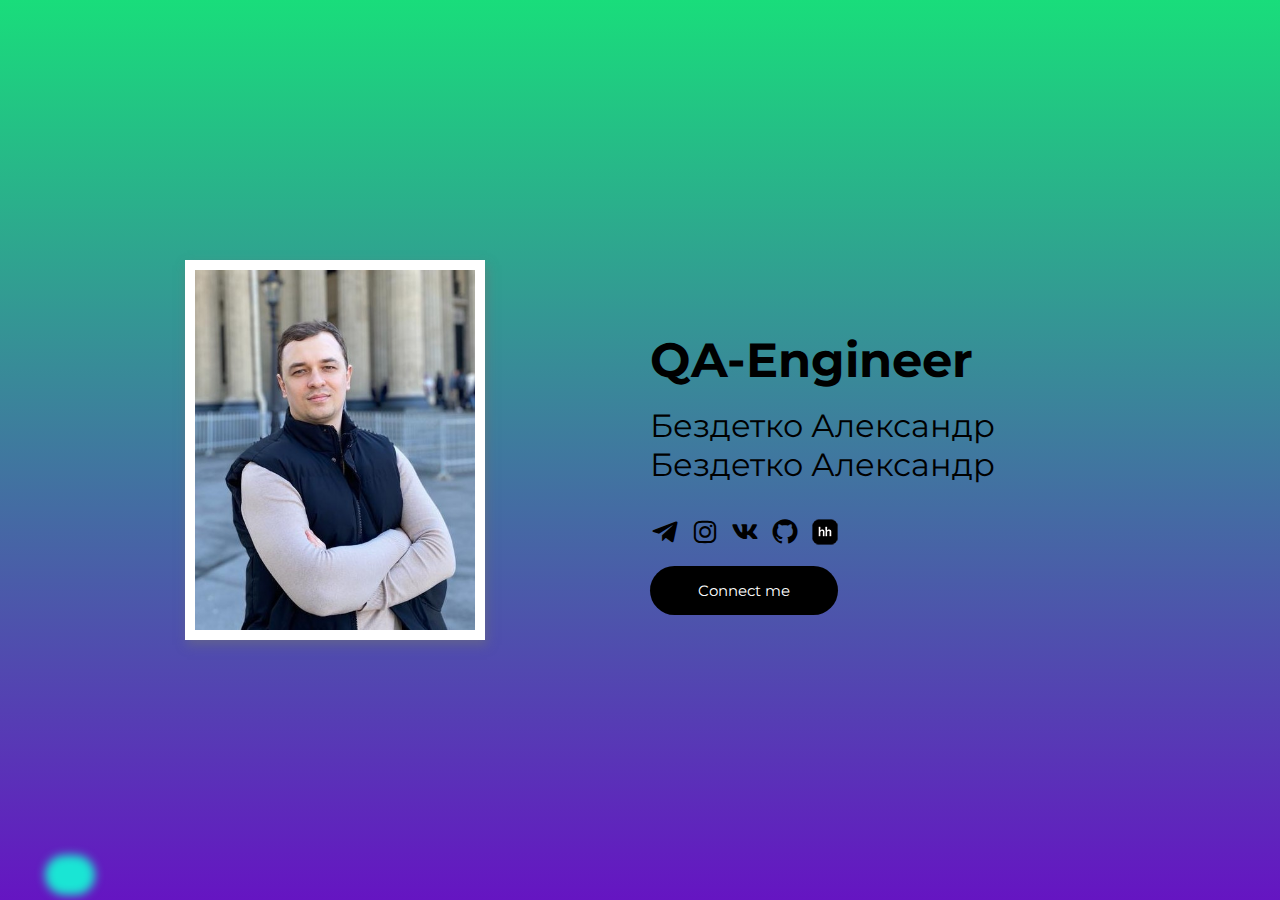
<file: index.html>
<!DOCTYPE html>
<html lang="en">

<head>
  <meta charset="UTF-8">
  <meta name="viewport" content="width=device-width, initial-scale=1.0">
  <title>QA АБ</title>
  <link rel="icon" type="image/x-icon" href="favicon.ico">

  <link rel="preconnect" href="https://fonts.gstatic.com">
  <link href="https://fonts.googleapis.com/css2?family=Montserrat:wght@300;400;500;600;700&display=swap"
    rel="stylesheet">
  <link rel="stylesheet" href="https://cdn.jsdelivr.net/npm/boxicons@latest/css/boxicons.min.css">

  <link rel="stylesheet" href="style.css">

</head>

<body>
<!-- Vizitka --> 

  <div class="iam">
    <div class="container mycontainer">
      <div class="box">
        <img class="box-img" src="photo_2023-05-01_17-03-49.jpg" alt="">
      </div>
      <div class="about">
        <h1 class="title">QA-Engineer</h1>
        <h2 class="subtitle">Бездетко Александр</h2>
        <h2 class="subtitle">Бездетко Александр</h2>
        <p class="description">
          
        </p>

        <div class="links">
          <a class="link" alt="" href="https://t.me/ket_vell" target="_ blank"><i class='bx bxl-telegram'></i></a>
          <a class="link" href="https://instagram.com/ket_vell" target="_ blank"><i class='bx bxl-instagram'></i></a>
          <a class="link" href="https://vk.com/bezdetkoas" target="_ blank"><i class='bx bxl-vk'></i></a>
          <a class="link" href="https://github.com/Ketavel" target="_ blank"><i class='bx bxl-github'></i></a>
          <a class="rull" href="" target="_ blank"></a>
        </div>
        <div class="menu">
          
          <button  class="men" href=""><p></p></button>
          <script type="text/javascript" src="js.js"></script>  
          <a  class="men1" href="mailto:as.bezdetko@gmail.com"><p>Connect me</p></a>    
        </div>
      </div>
    </div>
  </div>
  
</body>

</html>
</file>
<file: style.css>
*,
::before,
::after {
  box-sizing: border-box;
}

body {
  background: linear-gradient(to top, #6515c2, #19dd7b);
  margin: 0;
  font-family: 'Montserrat', sans-serif;
  
}

img {
  width: 100%;
  height: 100%;
}

h1,
h2,
h3 {
  margin: 0;
}


.iam {
  min-height: 100vh;
  display: flex;
  justify-content: center;
  align-items: center;
}

.container {
  max-width: 1230px;
  width: 100%;
  margin: 0 auto;
  padding: 0 15px;
}

.mycontainer {
  display: grid;
  grid-template-columns: repeat(auto-fit, minmax(290px,1fr));
  grid-gap: 20px;
}


.about {
  display: flex;
  flex-direction: column;
  justify-content: center;

}

.title {
  font-size: 48px;
  line-height: 1.1;

  margin-bottom: 20px;
}

.subtitle {
  font-size: 32px;
  font-weight: 400;
}

.links {
  display: flex;
}

.link {
  margin-right: 10px;
  max-width: 30px;
  max-height: 30px;
  font-size: 30px;
  color: rgb(0, 0, 0);
}
.link:hover {
  color: #4facfe;
}
a.rull {
  margin-right: 10px;
  width: 30px;
  height: 30px;
  background-image: url('04.png'); 
  background-position: center; 
  background-repeat: no-repeat;
  }
a.rull:hover {
  width: 30px;
  height: 30px;
  background-image: url('05.png');
  background-position: center;   
  background-repeat: no-repeat;
  }

.menu {
  display: flex;
  margin-top:20px; 
  list-style: none; 
  
}

.men {
  position: fixed;
  bottom: 5px;
  left: 50%;
  transform: translateX(-50%);
  width: 50px;
  height: 40px;
  font-size: 15px;
  border: 0px;
  justify-content: center;
  text-decoration: none; 
  background:rgb(26, 229, 212); 
  color:#fff; 
  padding:0px; 
  border-radius:26px; 
  transition: all 0.3s 0.01s ease; 
  cursor: pointer;
  animation: 2s ease-in-out 0s infinite normal none running animation-ec2faz;
  filter: blur(5px);
}

.men1{
  width: 188px;
  font-size: 15px;
  border: 0px;
  justify-content: center;
  text-decoration: none; 
  background:rgb(0, 0, 0); 
  color:#fff; 
  padding:0px; 
  border-radius:26px; 
  transition: all 0.3s 0.01s ease; 
  position: absolute;
  text-align: center;
}

.men:hover {
  background:#2a3136;
}


.box {
  max-width: 300px;
  justify-self: center;
  overflow: hidden;
  border: 10px solid #fff;

  background-image: linear-gradient(to top, #c1dfc4 0%, #deecdd 100%);

  animation: ava-animate 5s infinite ;
  box-shadow: 2px 5px 10px rgba(116, 116, 116, 0.5);
}


.box-img {
  animation: ava-bg 3s infinite alternate;
}

@media screen and (max-width: 978px) {
  .iam {
    padding-top: 30px;
  }

  .mycontainer {
    grid-row-gap: 20px;
  }

  .title {
    font-size: 28px;
    margin-bottom: 10px;
  }

  .subtitle {
    font-size: 22px;
    font-weight: 400;
  }

  .description {
    font-size: 14px;
  }

  .about {
    text-align: center;
  }

  .links {
    justify-content: center;
  }

  .menu {
    justify-content: center;
  }

  .box {
    max-width: 350px;
    justify-self: center;
  }
}



@keyframes ava-animate {
  0% {
    border-radius: 100% 0% 100% 0% / 0% 100% 0% 100%
  }

  20% {
    border-radius: 75% 25% 75% 25% / 25% 75% 25% 75% 
  }

  50% {
    border-radius: 50% 50% 50% 50% / 50% 50% 50% 50%;
  }

  75% {
    border-radius: 25% 75% 25% 75% / 75% 25% 75% 25% 
  }
  
  100% {
    border-radius: 0% 100% 0% 100% / 100% 0% 100% 0% 
  }

}

@keyframes ava-bg {
  from {
    backdrop-filter: hue-rotate(0);
  }

  to {
    backdrop-filter: hue-rotate(90deg);
  }
}

@keyframes animation-ec2faz {
  0%, 100% {
    background-color: rgb(61, 197, 186);
}
50% {
  background-color: #6515c2;
}
}
</file>
